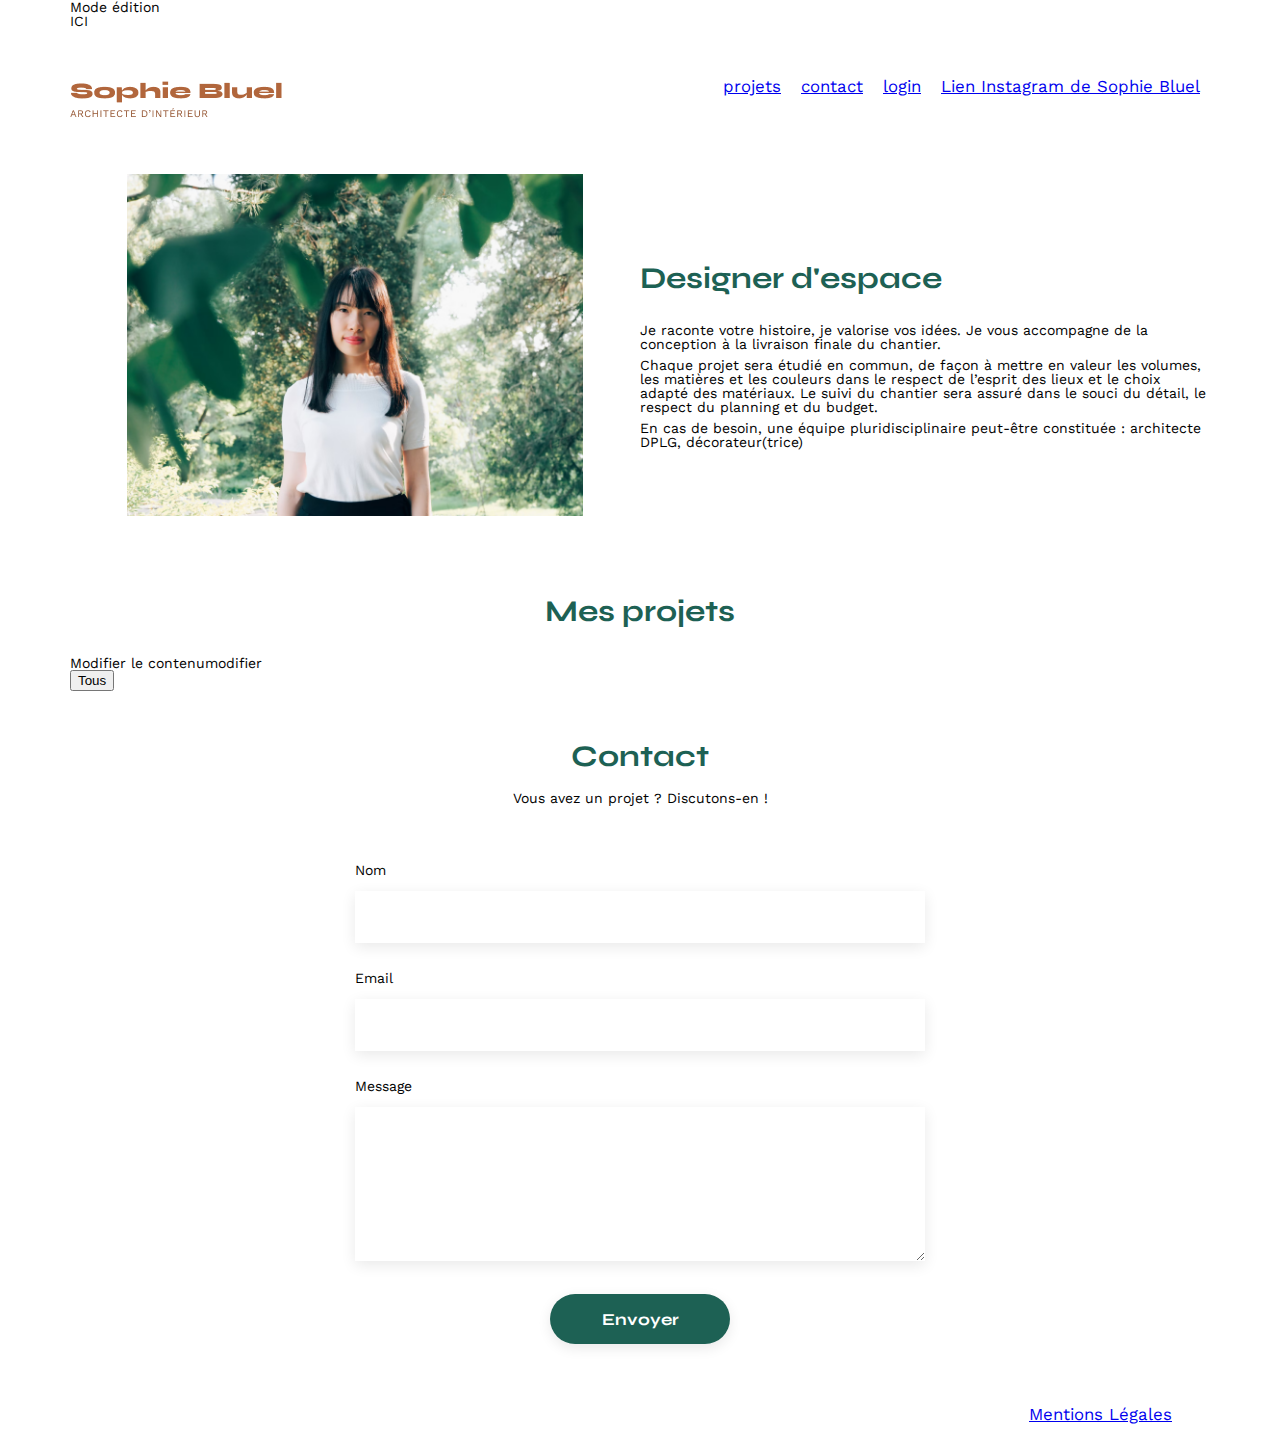
<file: FrontEnd/index.html>
<!DOCTYPE html>
<html lang="fr">
<head>
	<meta charset="UTF-8">
	<title>Sophie Bluel - Architecte d'intérieur</title>
	<meta name="viewport" content="width=device-width, initial-scale=1.0">
	<link rel="preconnect" href="https://fonts.googleapis.com">
	<link rel="preconnect" href="https://fonts.gstatic.com" crossorigin>
	<link href="https://fonts.googleapis.com/css2?family=Syne:wght@700;800&family=Work+Sans&display=swap" rel="stylesheet">
	<meta name="description" content="Portfolio de Sophie Bluel, architecte d'intérieur. Découvrez ses projets de décoration et rénovation.">
	<link rel="stylesheet" href="./assets/style.css">
	<link rel="stylesheet" href="./assets/modal.css">
	<link rel="icon" type="image/x-icon" href="assets/icons/oc-icon.png">
	<link rel="stylesheet" href="https://cdnjs.cloudflare.com/ajax/libs/font-awesome/6.2.1/css/all.min.css"
          integrity="sha512-MV7K8+y+gLIBoVD59lQIYicR65iaqukzvf/nwasF0nqhPay5w/9lJmVM2hMDcnK1OnMGCdVK+iQrJ7lzPJQd1w=="
          crossorigin="anonymous" referrerpolicy="no-referrer" />
	 <!-- Comme les scripts sont en module pour autorisé l'import et exports, ils rendent les script asynchrones donc pas besoin de defer ici --> 
	<script type="module" src="./assets/scripts/modal.js"></script>
	<script type="module" src="assets/scripts/script.js"></script>
	<script type="module" src="assets/scripts/filtre.js"></script>
	<script type="module" src="assets/scripts/config.js"></script>
	<script type="module" src="assets/scripts/projet.js"></script>
	<script type="module" src="assets/scripts/historique.js"></script>
</head>

<body>

	<!-- Ajout de la partie destiné à informer que le mode édition administrateur est accessible -->
	<div class="editionMode" aria-hidden="true">
		<div id="js-info-title" class="infoTitle">
			<i class=" fa-regular fa-pen-to-square" aria-hidden="true"></i>
			<span class="editionModeTxt">Mode édition</span>
			<p id="js-info-edit" class="infoEdit" aria-hidden="true"> ICI</p>
		</div>
		<div id="js-info-histo" class="infoHistoric" aria-hidden="true" style="display: none;">
			<p> Historique des projets:</p>
			<ul id="js-info-histo-list" class="infoList">

			</ul>
			<p id="js-delete-histo" class="deleteHisto">Supprimer l'historique</p>
		</div>
	</div>

	<div class="contenuP">

		<!-- Menu de navigation et logo du site qui sert notamment de h1 -->
		<header>
			<h1><a href="#"><img src="./assets/images/Logo.png" alt="Sophie Bluel - Page d'accueil"></a></h1>
			<nav>
				<ul class="liste-nav">
					<li><a href="#portfolio">projets</a></li>
					<li><a href="#contact">contact</a></li>
					<li><a class="login" href="./connexionFormulaire.html">login</a></li>
					<li><a href="https://www.instagram.com/"><span class="sr-only">Lien Instagram de Sophie Bluel</span><i class=" fa-lg fa-brands fa-instagram" aria-hidden="true"></i></a></li>
				</ul>
			</nav>
		</header>

		<!-- Contenu Principal du Site -->
		<main>
			<!-- Première section concernant l'image de l'architecte et un paragaphe sur son travail -->
			<section id="introduction">
				<!-- Element permettant de representer un contenu autonome possiblement accompagné d'une légende, ici mettre en avant sophie bluel -->
				<figure>
					<h2><img src="./assets/images/sophie-bluel.png" alt="Image de l'architecte et propriétaire du site 'Sophie Bluel'"></h2>
				</figure>
				<!-- Partie informative sur le travail et les services proposés par sophie bluel, contenu indépendant  -->
				<article>
					<h2>Designer d'espace</h2>
					<p>Je raconte votre histoire, je valorise vos idées. Je vous accompagne de la conception à la livraison finale du chantier.</p>
					<p>Chaque projet sera étudié en commun, de façon à mettre en valeur les volumes, les matières et les couleurs dans le respect de l’esprit des lieux et le choix adapté des matériaux. Le suivi du chantier sera assuré dans le souci du détail, le respect du planning et du budget.</p>
					<p>En cas de besoin, une équipe pluridisciplinaire peut-être constituée : architecte DPLG, décorateur(trice)</p>
				</article>
			</section>

			<!-- Contenu principale du site contenant les projets et composé du titre, des boutons de filtrage et de la galerie photo des travaux effectués -->
			<section id="portfolio">
				<div class="titleMore">
					<h2>Mes projets</h2>
					<!-- Contenu de modification de la galerie est d'ouverture du modale et ajout information pour les screen reader -->
				<i class=" fa-regular fa-pen-to-square" aria-hidden="true"><span class="sr-only">Modifier le contenu</span><span id="js-modif" tabindex="0">modifier</span></i>
				</div>
				
				<!-- Div qui permet de regrouper, délimiter et agencer la partie contenant les différents boutons de filtrage galerie photo -->
				<div class="menu-filter">
					<!-- Bouton qui seront générés dynamiquement -->
				</div>
				
				<!-- Conteneur parent pour la mise en disposition Grid qui sera utilisée en CSS par l'agencement des photos mise en place avec figure -->
				<div class="gallery">
					<!-- Le contenu sera généré dynamiquement dans script.js -->
				</div>
			</section>

			<!-- Section destiné à representer le formulaire de contact et d'informations à destination de sophie -->
			<section id="contact">
				<h2>Contact</h2>
				<p>Vous avez un projet ? Discutons-en !</p>
				<form action="#" method="post">
					<label for="name">Nom</label>
					<input type="text" name="name" id="name" required>
					<label for="email">Email</label>
					<input type="email" name="email" id="email" required>
					<label for="message">Message</label>
					<textarea name="message" id="message" cols="30" rows="10"></textarea>
					<input type="submit" value="Envoyer">
				</form>
			</section>
		</main>
</div>

<!-- Pied de page contenant uniquement les mentions légales -->
<footer class="footerContent">
	<nav>
		<ul>
			<li><a href="javascript:void(0)">Mentions Légales</a></li>
		</ul>
	</nav>
</footer>

<!-- Gestion du modal Administateur -- Choix d'un modal classique over dialog instauré sur HTML5 pour les modal pour permettre un fonctionnement adapté aux anciens navigateurs -->
<!-- Instauration du conteneur modal qui apparait en administrateur avec en param : 
  - 1 id pour l'indentification JS
  - 1 class pour l'indentification CSS 
  - 1 aria-hidden sur true pour le camoufler au sr
  - 1 style display none pour camoufler le modal
  - 1 role dialog pour informer à son apparition qu'une fenêtre s'est ouverte par dessus le contenu principal au sr
  - 1 aria-modal true pour indiquer au sr un modal et que le contenu princiapal n'est plus accessible durant ce temps
-->
<div id="js-modal-wrapper" class="modalWrapper" style="display: none;" aria-hidden="true" role="dialog" aria-modal="true" aria-labelledby="js-modal-title1">

	<!-- Contenu du modal avec role sur document pour indiquer au sr qu'il peut lire normalement avec les commandes standard le contenu -->
	<div id="js-modal-content" class="modalContent" role="document">
		
		<!-- Menu de la modale -->
		<nav class="modalMenu">
			<!-- Bouton qui vont permettre de quitter le modale ou de revenir à l'ancienne page -->
			<button class="closeModalWrapper"><img src="./assets/icons/xmark.png" alt="Fermer la fenêtre"></button>
			<button id="js-goto-page1" class="prevModalPage" style="display: none;" aria-hidden="true"><img src="./assets/icons/arrow-left.png" alt="Revenir à la Galerie"></button>
		</nav>

		<!-- Partie 1 : Galerie Photo -->
		 <section id="js-modal-page1" class="modalPage" aria-labelledby="js-modal-title1">
			<h2 id="js-modal-title1">Galerie Photo</h2>
			<!-- Div qui contiendra la galerie photo généré dynamiquement -->
			<div id="js-modal-bodyGallery" class="modalBodyGallery">
				<!-- Contenu qui sera généré -->
			</div>
			<button id="js-goto-page2" class="gotoPage2">Ajouter une photo</button>
			<p id="form-error" style="color: red;"></p>
		 </section>

		<!-- Partie 2 : Formulaire Multipart/FormData -->
		 <section id="js-modal-page2" class="modalPage" aria-labelledby="js-modal-title2" style="display: none;" aria-hidden="true">
			<h2 id="js-modal-title2">Ajout Photo</h2>

			<!-- Formulaire pour l'envoi d'un nouveau projet -->
			<form id="js-modal-form" class="modalBodyForm" method="post" enctype="multipart/form-data">

				<!-- Zone d'affichage et d'importation d'une nouvelle image de projet -->
				<div id="dropboxOff" class="dropBox">
					<img class="imgIcone" src="assets/icons/picture-svgrepo-com-1.png" alt="Icone d'une répresentation d'image">
					<label id="js-form-loadTitle" for="js-form-loadFile" tabindex="0">+ Ajouter photo</label>
					<input id="js-form-loadFile" class="modalFormLoad" name="image" type="file" accept="image/png, image/jpeg" >
					<p>jpg, png: 4mo max <br>
					Glissez/Déposez (1 unique fichier)</p>
				</div>
				<div id="dropboxOn" class="dropBox" style="display: none;" aria-hidden="true">
					<!-- Générer dynamiquement en js -->
				</div>

				<!-- Zone pour l'information du titre  -->
				<label for="js-form-title">Titre</label>
				<input id="js-form-title" class="modalFormInput" name="js-form-title" type="text">
				
				<!-- Mise en place d'une div pour le comportement du select identique à la maquette et la même mise en page -->
				 <p id="dropListTitle">Catégorie</p>
				<div id="dropList" class="dropList">
					<div class="selected"><p id="enterCategorie"></p><img class="dropdownMark" src="assets/icons/chevron-down-solid-1.png" alt="Faire défiler le menu" tabindex="0" role="button"></div>
					<ul id="js-form-options" class="options" style="display: none;" aria-hidden="true"></ul>
				</div>
				<input id="js-modal-btnValidate" class="btnForm" type="submit" value="Valider">
			</form>
			<p id="form-error-2" style="color: red;"></p>

		 </section>
	</div>
 </div>

</body>
</html>
</file>
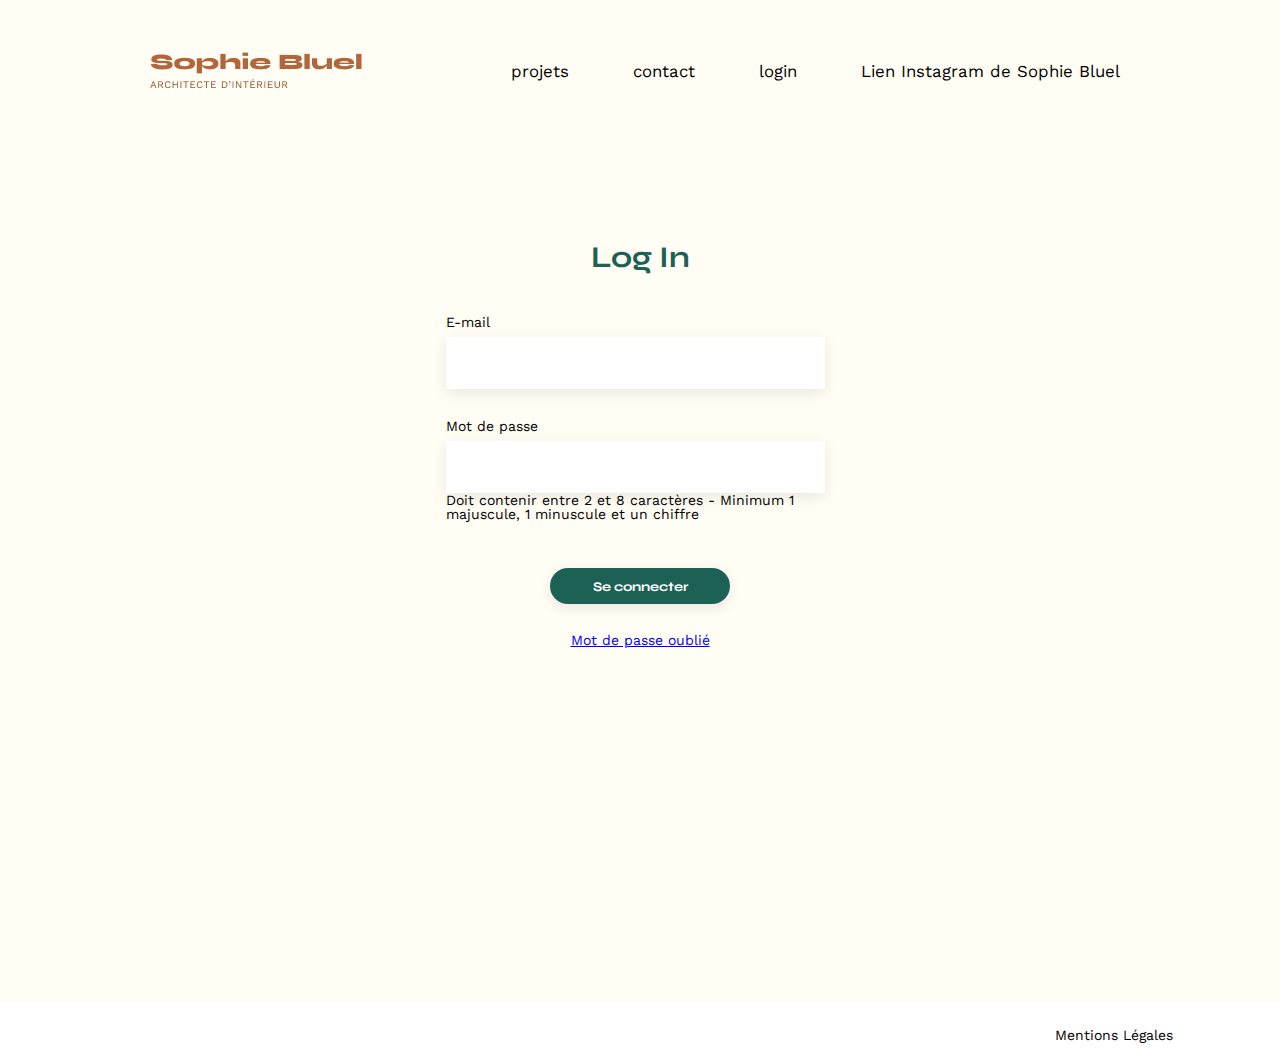
<file: FrontEnd/connexionFormulaire.html>
<!DOCTYPE html>
<html lang="fr">
<head>
	<meta charset="UTF-8">
	<title>Sophie Bluel - Architecte d'intérieur</title>
	<meta name="viewport" content="width=device-width, initial-scale=1.0">
	<link rel="preconnect" href="https://fonts.googleapis.com">
	<link rel="preconnect" href="https://fonts.gstatic.com" crossorigin>
	<link href="https://fonts.googleapis.com/css2?family=Syne:wght@700;800&family=Work+Sans&display=swap" rel="stylesheet">
	<meta name="description" content="">
    <link rel="stylesheet" href="https://cdnjs.cloudflare.com/ajax/libs/font-awesome/6.2.1/css/all.min.css"
          integrity="sha512-MV7K8+y+gLIBoVD59lQIYicR65iaqukzvf/nwasF0nqhPay5w/9lJmVM2hMDcnK1OnMGCdVK+iQrJ7lzPJQd1w=="
          crossorigin="anonymous" referrerpolicy="no-referrer" />
	<link rel="stylesheet" href="./assets/formStyle.css">
	<link rel="icon" type="image/x-icon" href="assets/icons/oc-icon.png">
	<script type="module" src="./assets/scripts/admin.js"></script>
	<script type="module" src="./assets/scripts/config.js"></script>
	
</head>

<body>

	<!-- En-tête de la page contenant le menu de navigation et logo du site -->
	<header class="form-head">
		<h1><a href="./index.html"><img src="./assets/images/Logo.png" alt="Sophie Bluel - Page d'accueil"></a></h1>
		<nav>
			<ul class="liste-nav">
				<li><a href="/Portfolio-architecte-sophie-bluel/FrontEnd/index.html#portfolio">projets</a></li>
				<li><a href="/Portfolio-architecte-sophie-bluel/FrontEnd/index.html#contact">contact</a></li>
				<!-- Ajout d'un aria pour l'accesibilité des lecteurs d'écran (sr) afin d'indiquer la page active -->
				<li><a href="#" aria-current="page">login</a></li>
				<li><a href="https://www.instagram.com/"><span class="sr-only">Lien Instagram de Sophie Bluel</span><i class=" fa-lg fa-brands fa-instagram" aria-hidden="true"></i></a></li>
			</ul>
		</nav>
	</header>

	<!-- Contenu principal de la page  -->
	<main class="formMain">
		
		<!-- Mise en place d'une section contenant le formulaire d'authentification -->
		 <!-- Utilisation de required pour la sécurité des informations, de autocomplete pour l'expérience UX mobile avec amélioration de la rapidité -->
		<section id="contactForm">
			<h2>Log In</h2>
			<form id="js-form-auth" action="#" method="post">
				<label for="email">E-mail</label>
				<input type="email" name="email" id="email" required autocomplete="email">

				<label for="password">Mot de passe</label>
				<!-- Partie input pour le mot de passe avec title pour indication du format min nécessaire et aria-describedby pour donner ces infos
				 vocalement sur des navigateurs qui ne prennent pas en compte le title -->
				<input type="password" name="password" id="password" required autocomplete="current-password" aria-describedby="passwordHelp"
				title="Doit contenir entre 2 et 8 caractères - Minimum 1 majuscule, 1 minuscule et un chiffre">
				<p id="passwordHelp" class="sr-only">Doit contenir entre 2 et 8 caractères - Minimum 1 majuscule, 1 minuscule et un chiffre</p>

				<!-- Partie affichant les erreurs sur le formulaire -->
				<span id="infoError" class="infoError"></span>
				<input type="submit" value="Se connecter">
			</form>
			<a href="javascript:void(0)" class="passwordForget">Mot de passe oublié</a>
		</section>

	</main>

	<footer>
		<div class="footerContent">
			<nav>
				<ul>
					<li><a href="javascript:void(0)">Mentions Légales</a></li>
				</ul>
			</nav>
		</div>
	</footer>

</body>

</html>
</file>
<file: FrontEnd/assets/modal.css>
/**************************************************** GLOBALE  *******************************************************/
/**************************************************************************************************************************/
/**************************************************************************************************************************/

/* Sizing et positionnement du wrapper modal et couleur appliqué */
.modalWrapper{
    position: fixed;
    top: 0;
    left: 0;
    width: 100%;
    height: 100%;
    background-color: rgba(0,0,0,0.6);
    justify-content: center;
    align-items: center;
    z-index: 1000;
}

/* Réglages de la largeur et longeur de la box modale en responsive , ajout d'une marge interne et fond en blanc */
.modalContent{
    width: 90vw;
    height: 688px;
    max-width: 630px;
    max-height: calc(100vh - 25px);
    background-color: white;
    padding: 25px 30px;
    border-radius: 10px;
    box-sizing: border-box;
}

/* Mise en disposition flex de l'élement groupant le bouton fermeture et page de retour 
en inversé pour garder le positionnement voulu à l'apparition du bouton retour */
.modalMenu{
    display: flex;
    flex-direction: row-reverse;
    justify-content: space-between;
    height: 24px;
}

.modalMenu button{
    background-color: white;
    border: none;
    width: 24px;
}

/**************************************************** MODAL PAGE 1  *******************************************************/
/**************************************************************************************************************************/
/**************************************************************************************************************************/
.modalPage{
    display: flex;
    flex-direction: column;
    align-items: center;
    width: 420px;
    margin: auto;
}

.modalPage h2{
    font-size: 26px;
    font-family: "Work Sans";
    color: black;
    font-weight: 400;
    margin-bottom: 46px;
    margin-top: 10px;
}

/* Mise en disposition de grille à 5 colonne et ajout des espacement comme sur la maquette ainsi que des marges 
mise en overflow scroll pour permettre une barre de défilement pour la présence de nombreux projets */
.modalBodyGallery{
    margin-bottom: 38px;
    max-height: 442px;
    display: grid;
    grid-template-columns: 1fr 1fr 1fr 1fr 1fr;
    row-gap: 29px;
    column-gap: 9px;
    border-bottom: solid 1px #B3B3B3;
    padding-bottom: 67.3px;
    overflow: scroll;
}

.modalBodyGallery .imgWorks{
    object-fit: cover;
    width: 100%;
    min-height: 102px;
}

/* Mise en position relative pour permettre d'indiquer de placer son enfant */
.modalBodyGallery figure{
    position: relative;
}

/* Mise en position par rapport au parent avec absolute, top et right, mise en place d'un curseur */
.imgRecycleBin{
    object-fit: cover;
    position: absolute;
    z-index: 10;
    top: 6px;
    right: 5px;
    cursor: pointer;
}

/* Mise en forme des boutons identique à la maquette */
.gotoPage2, .btnForm{
    width: 56%;
    height: 36px;
    font-family: 'Syne';
	font-weight: 700;
    font-size: 14px;
	color: white;
	background-color: #1D6154;
	text-align: center;
	border-radius: 60px ;
    border: none;
}

.gotoPage2{
    margin-bottom: 15px;
}

/**************************************************** MODAL PAGE 2  *******************************************************/
/**************************************************************************************************************************/
/**************************************************************************************************************************/
#js-modal-title2{
    margin-bottom: 36px;
}

label[for="js-form-title"], #dropListTitle{
    font-weight: 500;
    margin-bottom: 10px;
}

.modalBodyForm{
    display: flex;
    flex-direction: column;
    width: 100%;
}

/* Initialisation d'une zone de dépot qui servira de relai et de nouveau input file une fois paramétré ! 
Mise en disposition colonne de ses enfants, espacement, marge inférieur, hauteur de la boite et design */
.dropBox{
    display: flex;
    flex-direction: column;
    align-items: center;
    gap: 6px;
    margin-bottom: 30px;
    background-color: #E8F1F6;
    border-radius: 3px;
    height: 169px;
}

/* Mise en position asbolut pour retirer l'input file du flux de la page et visibility sur hidden pour le 
masquer */
.dropBox input{
    visibility: hidden;
    position: absolute;
}

/* Label qui va servir de nouveau lien déclencheur de l'input file qui est masqué. Mise d'un curseur pointeur à cette effet.
Paramètrage de son deisgn pour qu'il prenne l'apparence voulu sur la maquette c'est à dire, celle d'un bouton  */
#js-form-loadTitle, #js-form-loadTitle2{
    cursor: pointer;
    color: #306685;
    font-family: 'Work Sans';
    font-weight: 500;
    background-color: #CBD6DC;
    padding: 11px 33px;
    border: none;
    border-radius: 50px;
    margin-bottom: 6px;
}

/* Marge supérieur pour l'icone de représentation d'img au sein de la dropBox */
.imgIcone{
    margin-top: 13px;
}

/* Couleur pour la partie information des fichiers de dépôt */
.dropBox p{
    color: rgba(68, 68, 68, 1);
    font-size: 10px;
    text-align: center;
}

/* Mise en forme du bouton d'envoi de formulaire */
#js-modal-btnValidate{
    width:237px;
    margin-top: 32px;
    background-color: #A7A7A7;
}

#js-modal-btnValidate:hover{
    cursor: pointer;
    background-color: #1D6154;
}

/* Nouvelle marge extérieur basse pour le label assigné aux inputs text */
#js-form-title{
    margin-bottom: 21px;
}

/* Mise en forme des inputs "text et select" pour correpondre à la maquette, hauteur , absence de bordure et ombre portée */
.modalFormInput{
    height:51px;
    border: none;
    filter: drop-shadow(0px 4px 14px rgba(0, 0, 0, 0.09));
}


/* Mise en position relative pour pouvoir positionner son élément enfant qui est en absolute, ajout de la bordure et de la marge inférieur */
.dropList{
    position: relative;
    border-bottom: solid 1px #B3B3B3;
    padding-bottom: 47px;
}

/* Positionnement du chevron de la liste catégories par rapport à sa div parent créer à cet effet */
.dropdownMark{
    position: absolute;
    top: 20px;
    right: 32px;
    cursor: pointer;
}

/* Pisitionnement de la miniature img importé depuis la modale */
#dropboxOn{
    justify-content: center;
    align-items: center;
    position: relative;
}

/* Sizing de la miniture d'img */
.importedImg{
    width: 50%;
    height: 100%;
}

#js-form-loadTitle2{
    position: absolute;
    top : 125px;
}

/* Mise en place d'une liste d'option personnalisé */
.selected{
    display: flex;
    align-items: center;
    height: 53px;
    width: 100%;
    background: white;
    filter: drop-shadow(0px 4px 14px rgba(0, 0, 0, 0.09));
}

.selected p, #js-form-title{
    padding-left: 5px;
    font-size: 14px;
}

#js-form-options{
    background: rgba(48,102,133,0.3);
    flex-direction: column;
    gap: 5px;
    color: white;
}

.optionsValues:hover{
    color: rgba(48,102,133,0.3);
    background-color: white;
    cursor: pointer;
}

#form-error, #form-error-2{
    text-align: center;
    width: 300px;
}
</file>
<file: FrontEnd/assets/style.css>
/* http://meyerweb.com/eric/tools/css/reset/
   v2.0 | 20110126
   License: none (public domain)
*/

html, body, div, span, applet, object, iframe,
h1, h2, h3, h4, h5, h6, p, blockquote, pre,
a, abbr, acronym, address, big, cite, code,
del, dfn, em, img, ins, kbd, q, s, samp,
small, strike, strong, sub, sup, tt, var,
b, u, i, center,
dl, dt, dd, ol, ul, li,
fieldset, form, label, legend,
table, caption, tbody, tfoot, thead, tr, th, td,
article, aside, canvas, details, embed,
figure, figcaption, footer, header, hgroup,
menu, nav, output, ruby, section, summary,
time, mark, audio, video {
	margin: 0;
	padding: 0;
	border: 0;
	font-size: 100%;
	font: inherit;
	vertical-align: baseline;
}
/* HTML5 display-role reset for older browsers */
article, aside, details, figcaption, figure,
footer, header, hgroup, menu, nav, section {
	display: block;
}
body {
	line-height: 1;
}
ol, ul {
	list-style: none;
}
blockquote, q {
	quotes: none;
}
blockquote:before, blockquote:after,
q:before, q:after {
	content: '';
	content: none;
}
table {
	border-collapse: collapse;
	border-spacing: 0;
}
/** end reset css**/
body {
	max-width: 1140px;
	margin:auto;
	font-family: 'Work Sans' ;
	font-size: 14px;
}
header {
	display: flex;
	justify-content: space-between;
	margin: 50px 0
}
section {
	margin: 50px 0
}

h1{
	display: flex;
	flex-direction: column;
	font-family: 'Syne';
	font-size: 22px;
	font-weight: 800;
	color: #B1663C
}

h1 > span {
	font-family: 'Work Sans';
	font-size:10px;
	letter-spacing: 0.1em;
;
}

h2{
	font-family: 'Syne';
	font-weight: 700;
	font-size: 30px;
	color: #1D6154
}
nav ul {
	display: flex;
	align-items: center;
	list-style-type: none;

}
nav li {
	padding: 0 10px;
	font-size: 1.2em;
}

li:hover {
	color: #B1663C;
}
#introduction {
	display: flex;
	align-items: center;
}
#introduction figure {
	flex: 1
}
#introduction img {
	display: block;
	margin: auto;
	width: 80%;
}

#introduction article {
	flex: 1
}
#introduction h2 {
	margin-bottom: 1em;
}

#introduction p {
	margin-bottom: 0.5em;
}
#portfolio h2 {
	text-align: center;
	margin-bottom: 1em;
}
.gallery {
	width: 100%;
	display: grid;
	grid-template-columns: 1fr 1fr 1fr;
	grid-column-gap: 20px;
	grid-row-gap: 20px;
}

.gallery img {
	width: 100%;

}
#contact {
	width: 50%;
margin: auto;
}
#contact > * {
	text-align: center;

}
#contact h2{
	margin-bottom: 20px;
}
#contact form {
	text-align: left;
	margin-top:30px;
	display: flex;
	flex-direction: column;
}

#contact input {
	height: 50px;
	font-size: 1.2em;
	border: none;
	box-shadow: 0px 4px 14px rgba(0, 0, 0, 0.09);
}
#contact label {
	margin: 2em 0 1em 0;
}
#contact textarea {
	border: none;
	box-shadow: 0px 4px 14px rgba(0, 0, 0, 0.09);
}

input[type="submit"]{
	font-family: 'Syne';
	font-weight: 700;
	color: white;
	background-color: #1D6154;
	margin : 2em auto ;
	width: 180px;
	text-align: center;
	border-radius: 60px ;
}

footer nav ul {
	display: flex;
	justify-content: flex-end;
	margin: 2em
}
</file>
<file: FrontEnd/assets/formStyle.css>
/* http://meyerweb.com/eric/tools/css/reset/
   v2.0 | 20110126
   License: none (public domain)
*/

html, body, div, span, applet, object, iframe,
h1, h2, h3, h4, h5, h6, p, blockquote, pre,
a, abbr, acronym, address, big, cite, code,
del, dfn, em, img, ins, kbd, q, s, samp,
small, strike, strong, sub, sup, tt, var,
b, u, i, center,
dl, dt, dd, ol, ul, li,
fieldset, form, label, legend,
table, caption, tbody, tfoot, thead, tr, th, td,
article, aside, canvas, details, embed,
figure, figcaption, footer, header, hgroup,
menu, nav, output, ruby, section, summary,
time, mark, audio, video {
	margin: 0;
	padding: 0;
	border: 0;
	font-size: 100%;
	font: inherit;
	vertical-align: baseline;
}
/* HTML5 display-role reset for older browsers */
article, aside, details, figcaption, figure,
footer, header, hgroup, menu, nav, section {
	display: block;
}
body {
	line-height: 1;
}
ol, ul {
	list-style: none;
}
blockquote, q {
	quotes: none;
}
blockquote:before, blockquote:after,
q:before, q:after {
	content: '';
	content: none;
}

/** end reset css**/
body {
	max-width: 100%;
	font-family: 'Work Sans' ;
	font-size: 14px;
}

.form-head {
	display: flex;
	justify-content: space-between;
	padding: 50px 150px 150px 150px;
    align-items: center;
	height: 42px;
}


h2{
	font-family: 'Syne';
	font-weight: 700;
	font-size: 30px;
	color: #1D6154
}
.form-head nav ul {
	display: flex;
	align-items: center;
	list-style-type: none;
	gap: 44px;

}
.form-head nav li {
	padding: 0 10px;
	font-size: 1.2em;
}

/* Nouvelle largeur formulaire pour correpondre à la maquette */
#contactForm {
	width: 388px;
    margin: auto;
}
#contactForm > * {
	text-align: center;

}
#contactForm h2{
	margin-bottom: 7px;
	height: 36px;
}
#contactForm form {
	text-align: left;
	display: flex;
	flex-direction: column;
}

#contactForm input {
	height: 51px;
	border: none;
	box-shadow: 0px 4px 14px rgba(0, 0, 0, 0.09);
	padding-bottom: 0px;
    width: 375px;
}

#contactForm label {
	margin: 30px 0 6px 0;
	font-size: 14px;
	height: 16px;
}


#contactForm input[type="submit"]{
	font-family: 'Syne';
	font-weight: 700;
	color: white;
	background-color: #1D6154;
	margin: 37px auto 28px auto;
	width: 180px;
	text-align: center;
	border-radius: 60px ;
	height: 36px;
}

.footerContent nav ul {
	display: flex;
	justify-content: flex-end;
}

/******************* REGLAGE SESSION AUTHENTIFICATION ******************************/

/* Mise en place de la couleur de fond du site */
body{
	background-color: rgba(255,248,220,0.3);
}

/* Suppresion design des liens par défault */
nav li a{
	text-decoration: none;
	color: black;
}

/* Animation au survol pour le menu  */
.liste-nav li a:hover{
	font-weight: 700;
}

/* Alignement des textes à gauche et mise en forme en colonne  */
#contactForm form {
	text-align: left;
	display: flex;
	flex-direction: column;
}

/* Mise en format block, sizing de la police et rajout d'une sous-ligne de décoration pour le mot de passe oublié */
.passwordForget{
	display: block;
	font-size: 14px;
	text-decoration: underline;
	padding: 1px;
}

/* Mise en position des conditions générales */
.footerContent nav li{
	padding: 24px 107px 20px 0;
}

/* Mise en place du fond blanc pour le footer, sizing de la hauteur, espacement avec l'élement avant
et centrage */
.footerContent{
	background-color: white;
	height: 60px;
	display: flex;
	justify-content: flex-end;
	align-items:center;
	margin-top: 355px;
}

.infoError{
	color: red;
	margin-top: 10px;
	text-align: center;
}
</file>
